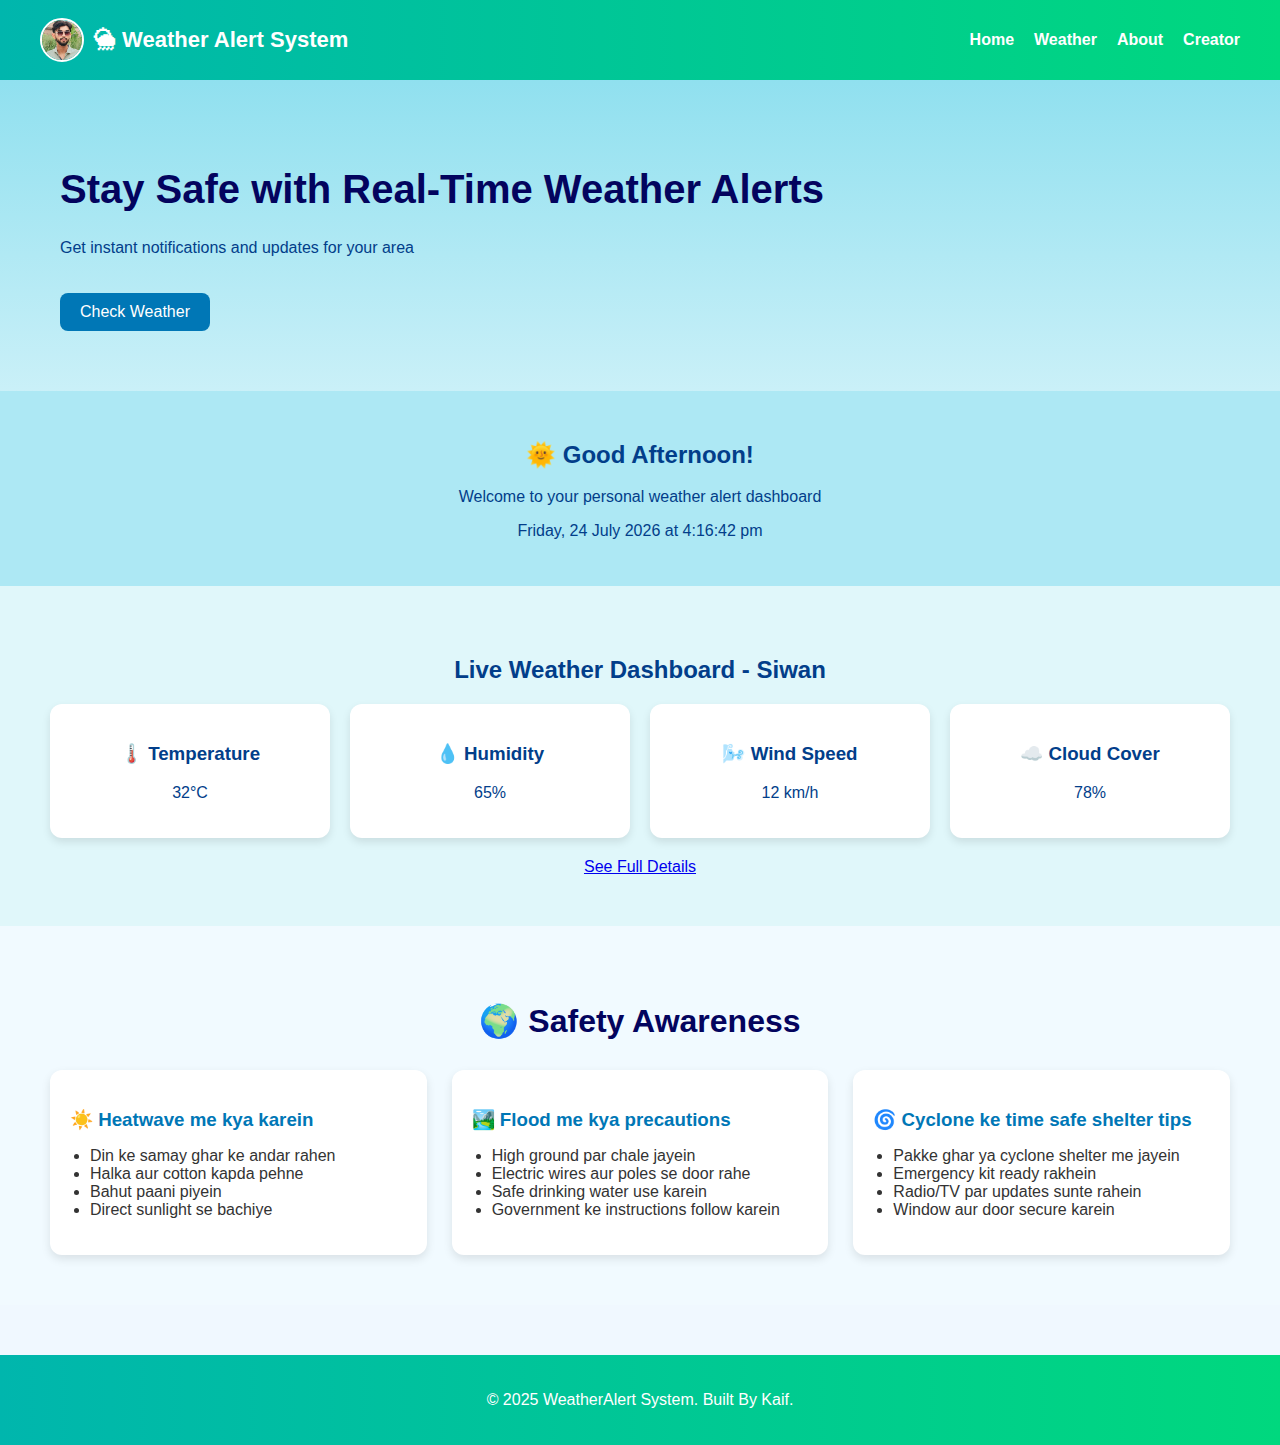
<file: index.html>
<!DOCTYPE html>
<html lang="en">

<head>
    <meta charset="UTF-8">
    <meta name="viewport" content="width=device-width, initial-scale=1.0">
    <title>🌦 Weather Alert System- Home</title>
    <link rel="stylesheet" href="./home.css">
</head>

<body>

    <nav class="navbar">
        <div class="logo-container">
            <img src="../creator/oooo.jpg" alt="Creator Photo" class="logo-img">
            <span class="logo-text">🌦 Weather Alert System</span>
        </div>

        <ul class="nav-links">
            <li><a href="./index.html">Home</a></li>
            <li><a href="../weather/weather.html">Weather</a></li>
            <li><a href="../about/about.html">About</a></li>
            <li><a href="../creator/creator.html">Creator</a> </li>
        </ul>
    </nav>



    <section class="hero">
        <div class="hero-text">
            <h1>Stay Safe with Real-Time Weather Alerts</h1>
            <p>Get instant notifications and updates for your area</p>
            <a href="../weather/weather.html" class="btn">Check Weather</a>
        </div>
        <div class="hero-img">

        </div>
    </section>


    <section class="greeting">
        <h2 id="greeting-text"></h2>
        <p>Welcome to your personal weather alert dashboard</p>
        <p id="current-date"></p>
    </section>


    <section class="weather-dashboard">
        <h2>Live Weather Dashboard - Siwan</h2>
        <div class="dashboard-cards">
            <div class="card">
                <h3>🌡️ Temperature</h3>
                <p id="temp">32°C</p>
            </div>
            <div class="card">
                <h3>💧 Humidity</h3>
                <p id="humidity">65%</p>
            </div>
            <div class="card">
                <h3>🌬️ Wind Speed</h3>
                <p id="wind">12 km/h</p>
            </div>
            <div class="card">
                <h3>☁️ Cloud Cover</h3>
                <p id="cloud">78%</p>
            </div>
        </div>

        <div class="center-btn">
            <a href="../weather/weather.html" class="btn">See Full Details</a>
        </div>
    </section>


    <section class="awareness">
        <h2>🌍 Safety Awareness</h2>
        <div class="awareness-cards">
            <div class="awareness-card">
                <h3>☀️ Heatwave me kya karein</h3>
                <ul>
                    <li>Din ke samay ghar ke andar rahen</li>
                    <li>Halka aur cotton kapda pehne</li>
                    <li>Bahut paani piyein</li>
                    <li>Direct sunlight se bachiye</li>
                </ul>
            </div>
            <div class="awareness-card">
                <h3>🏞️ Flood me kya precautions</h3>
                <ul>
                    <li>High ground par chale jayein</li>
                    <li>Electric wires aur poles se door rahe</li>
                    <li>Safe drinking water use karein</li>
                    <li>Government ke instructions follow karein</li>
                </ul>
            </div>
            <div class="awareness-card">
                <h3>🌀 Cyclone ke time safe shelter tips</h3>
                <ul>
                    <li>Pakke ghar ya cyclone shelter me jayein</li>
                    <li>Emergency kit ready rakhein</li>
                    <li>Radio/TV par updates sunte rahein</li>
                    <li>Window aur door secure karein</li>
                </ul>
            </div>
        </div>
    </section>


    <footer>
        <p>&copy; 2025 WeatherAlert System. Built By Kaif.</p>

        </div>
    </footer>

    <script src="./home.js"></script>
</body>

</html>
</file>
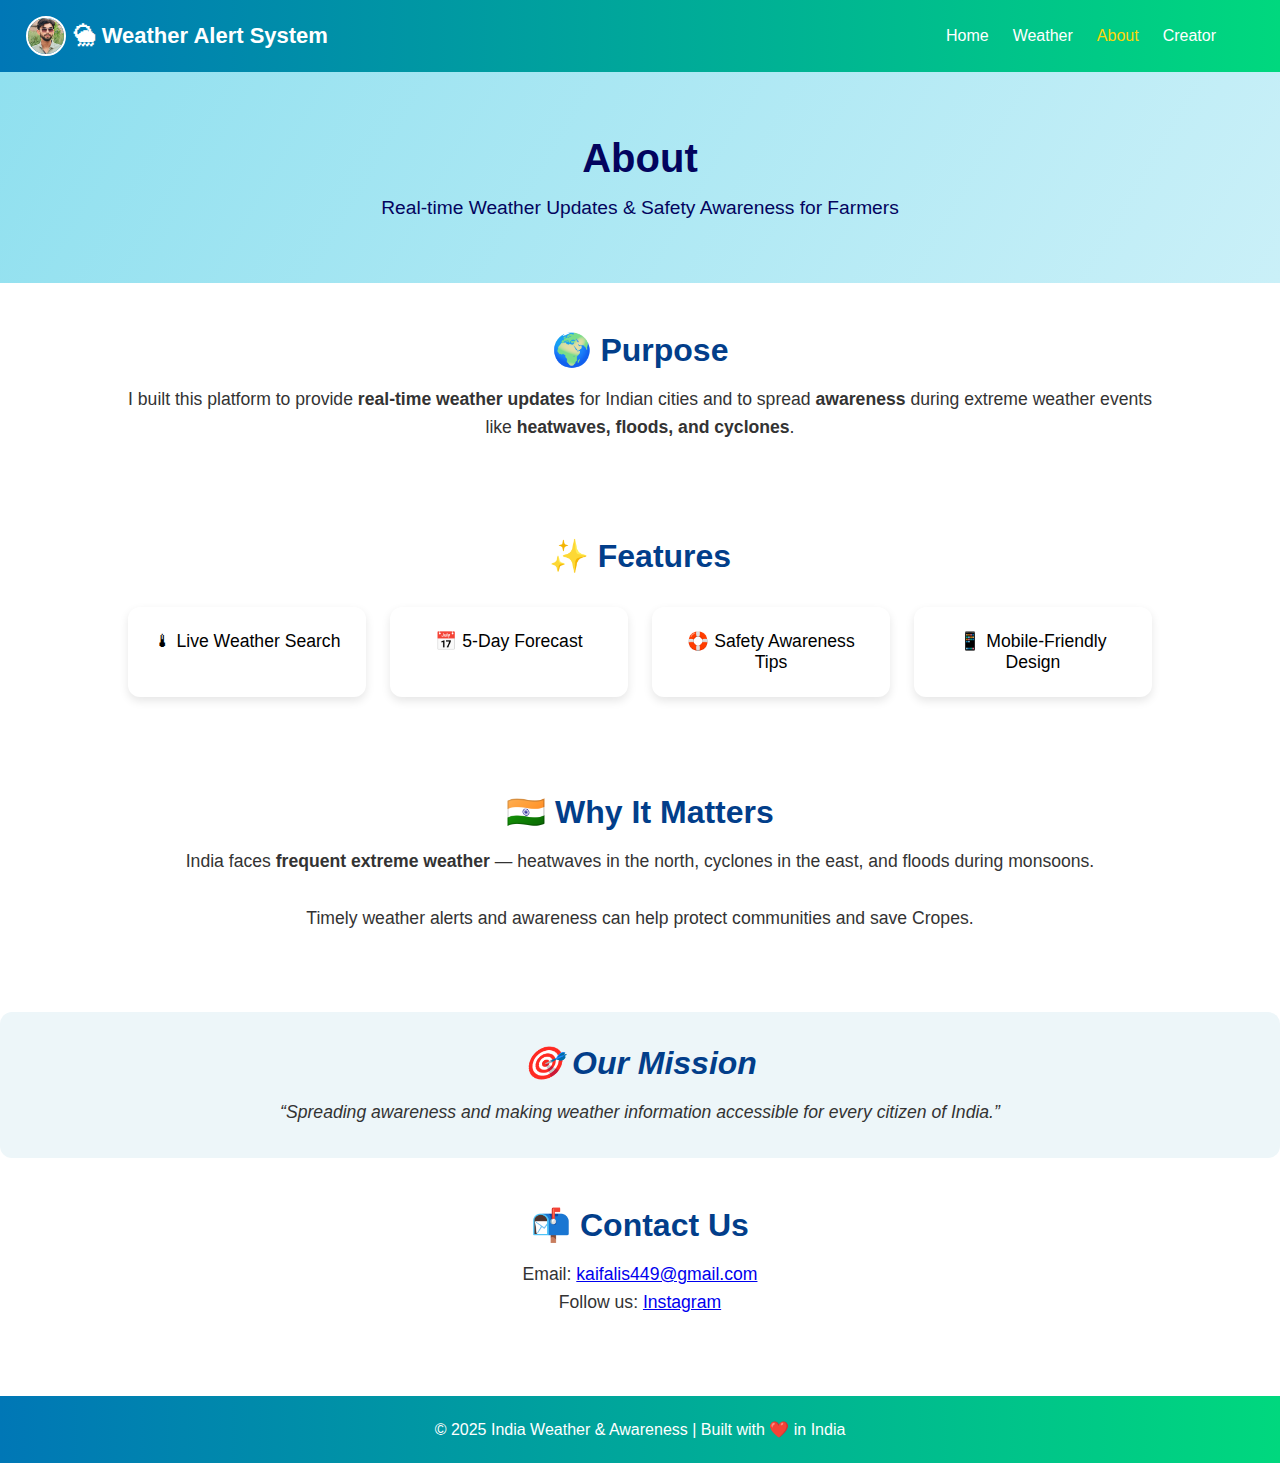
<file: about/about.html>
<!DOCTYPE html>
<html lang="en">

<head>
    <meta charset="UTF-8">
    <meta name="viewport" content="width=device-width, initial-scale=1.0">
    <title>About - Weather Update & Awareness</title>
    <link rel="stylesheet" href="./about.css">
</head>

<body>

    <nav class="navbar">
        <div class="logo-container">
            <img src="../creator/oooo.jpg" alt="Creator Photo" class="logo-img">
            <span class="logo-text">🌦 Weather Alert System</span>
        </div>

        <ul>
            <li><a href="../index.html">Home</a></li>
            <li><a href="../weather/weather.html">Weather</a></li>
            <li><a href="./about.html" class="active">About</a></li>
            <li><a href="../creator/creator.html">Creator</a> </li>

        </ul>
    </nav>


    <header class="hero">
        <h1>About </h1>
        <p>Real-time Weather Updates & Safety Awareness for Farmers</p>
    </header>


    <section class="intro">
        <h2>🌍 Purpose</h2>
        <p>
            I built this platform to provide <b>real-time weather updates</b> for Indian cities and to spread <b>awareness</b> during extreme weather events like <b>heatwaves, floods, and cyclones</b>.
        </p>
    </section>


    <section class="features">
        <h2>✨ Features</h2>
        <div class="feature-grid">
            <div class="card">🌡 Live Weather Search</div>
            <div class="card">📅 5-Day Forecast</div>
            <div class="card">🛟 Safety Awareness Tips</div>
            <div class="card">📱 Mobile-Friendly Design</div>
        </div>
    </section>


    <section class="importance">
        <h2>🇮🇳 Why It Matters</h2>
        <p>
            India faces <b>frequent extreme weather</b> — heatwaves in the north, cyclones in the east, and floods during monsoons.
            <br><br> Timely weather alerts and awareness can help protect communities and save Cropes.
        </p>
    </section>


    <section class="mission">
        <h2>🎯 Our Mission</h2>
        <p>
            “Spreading awareness and making weather information accessible for every citizen of India.”
        </p>
    </section>


    <section class="contact">
        <h2>📬 Contact Us</h2>
        <p>Email:
            <a href="mailto:info@weatherindia.com">kaifalis449@gmail.com</a> </p>
        <p>Follow us:

            <a href="https://www.instagram.com/kaif__00001?igsh=MWQ2dm80azhldTlwZw==" target="_blank">Instagram</a> </p>

    </section>


    <footer>
        <p>&copy; 2025 India Weather & Awareness | Built with ❤️ in India</p>
    </footer>
</body>

</html>
</file>
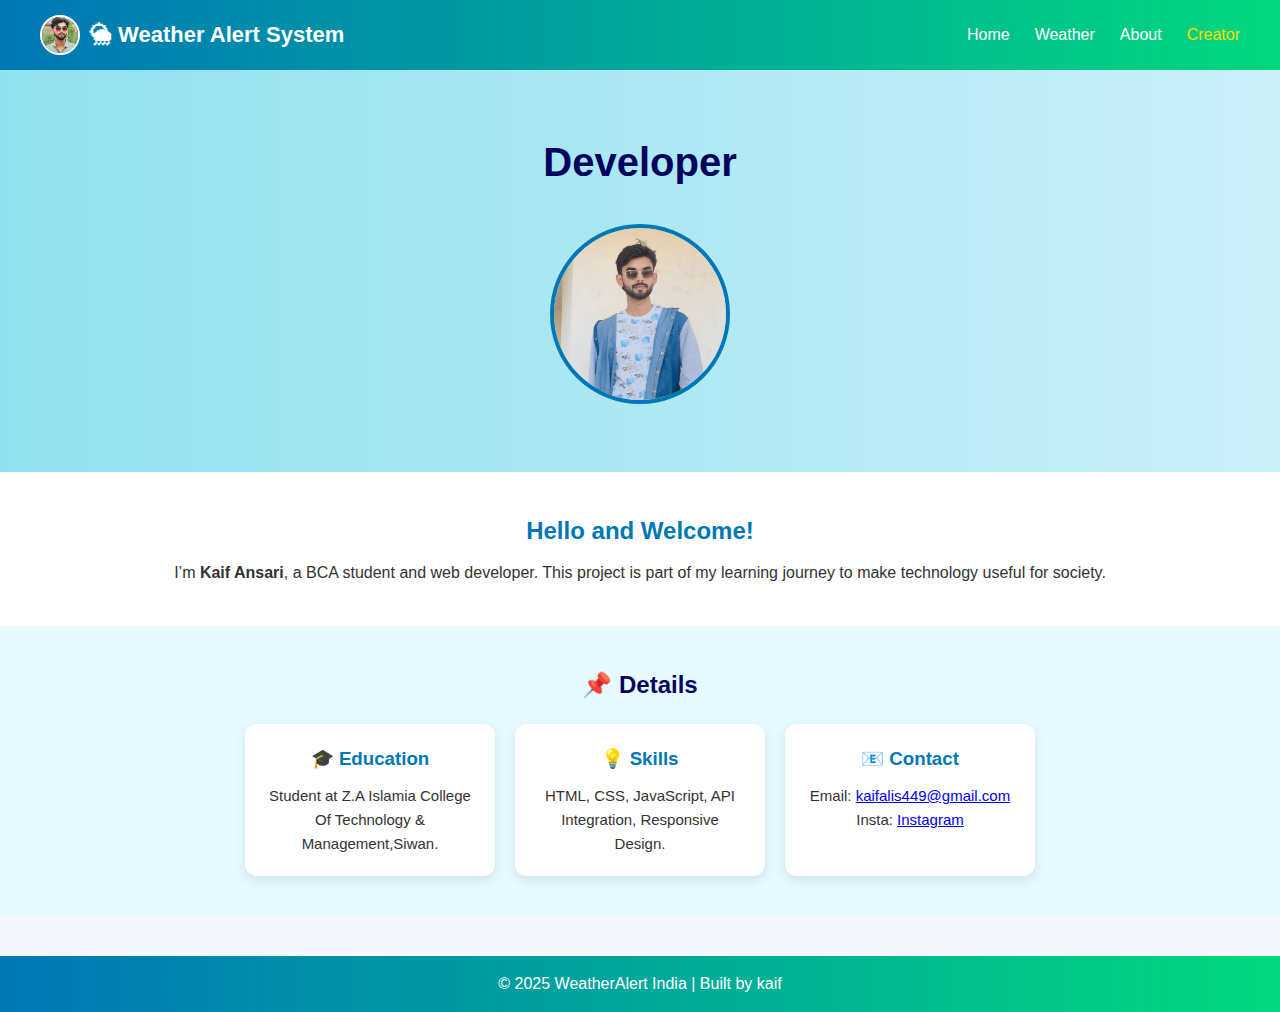
<file: creator/creator.html>
<!DOCTYPE html>
<html lang="en">

<head>
    <meta charset="UTF-8">
    <meta name="viewport" content="width=device-width, initial-scale=1.0">
    <title>WeatherAlert - Creator</title>
    <link rel="stylesheet" href="./creator.css">
</head>

<body>


    <nav class="navbar">
        <div class="logo-container">
            <img src="oooo.jpg" alt="Creator Photo" class="logo-img">
            <span class="logo-text">🌦 Weather Alert System</span>
        </div>
        <ul class="nav-links">
            <li><a href="../index.html">Home</a></li>
            <li><a href="../weather/weather.html">Weather</a></li>
            <li><a href="../about/about.html">About</a></li>
            <li><a href="./creator.html" class="active">Creator</a></li>
        </ul>
    </nav>






    <section class="hero">
        <div class="hero-content">
            <h1> Developer</h1>
            <div class="hero-image">
                <img src="kik.jpg" alt="Creator Photo">
            </div>
        </div>
    </section>


    <section class="greeting">
        <h2>Hello and Welcome!</h2>
        <p>I’m <b>Kaif Ansari</b>, a BCA student and web developer. This project is part of my learning journey to make technology useful for society.</p>
    </section>


    <section class="creator-info">
        <h2>📌 Details</h2>
        <div class="info-cards">
            <div class="card">
                <h3>🎓 Education</h3>
                <p>Student at Z.A Islamia College Of Technology & Management,Siwan.</p>
            </div>
            <div class="card">
                <h3>💡 Skills</h3>
                <p>HTML, CSS, JavaScript, API Integration, Responsive Design.</p>
            </div>
            <div class="card">
                <h3>📧 Contact</h3>
                <p>Email:

                    <a href="mailto:info@weatherindia.com">kaifalis449@gmail.com</a> </p>
                <p>Insta:
                    <a href="https://www.instagram.com/kaif__00001?igsh=MWQ2dm80azhldTlwZw==" target="_blank">Instagram</a> </p>
            </div>
        </div>
    </section>


    <footer>
        <p>&copy; 2025 WeatherAlert India | Built by kaif </p>
    </footer>

</body>

</html>
</file>
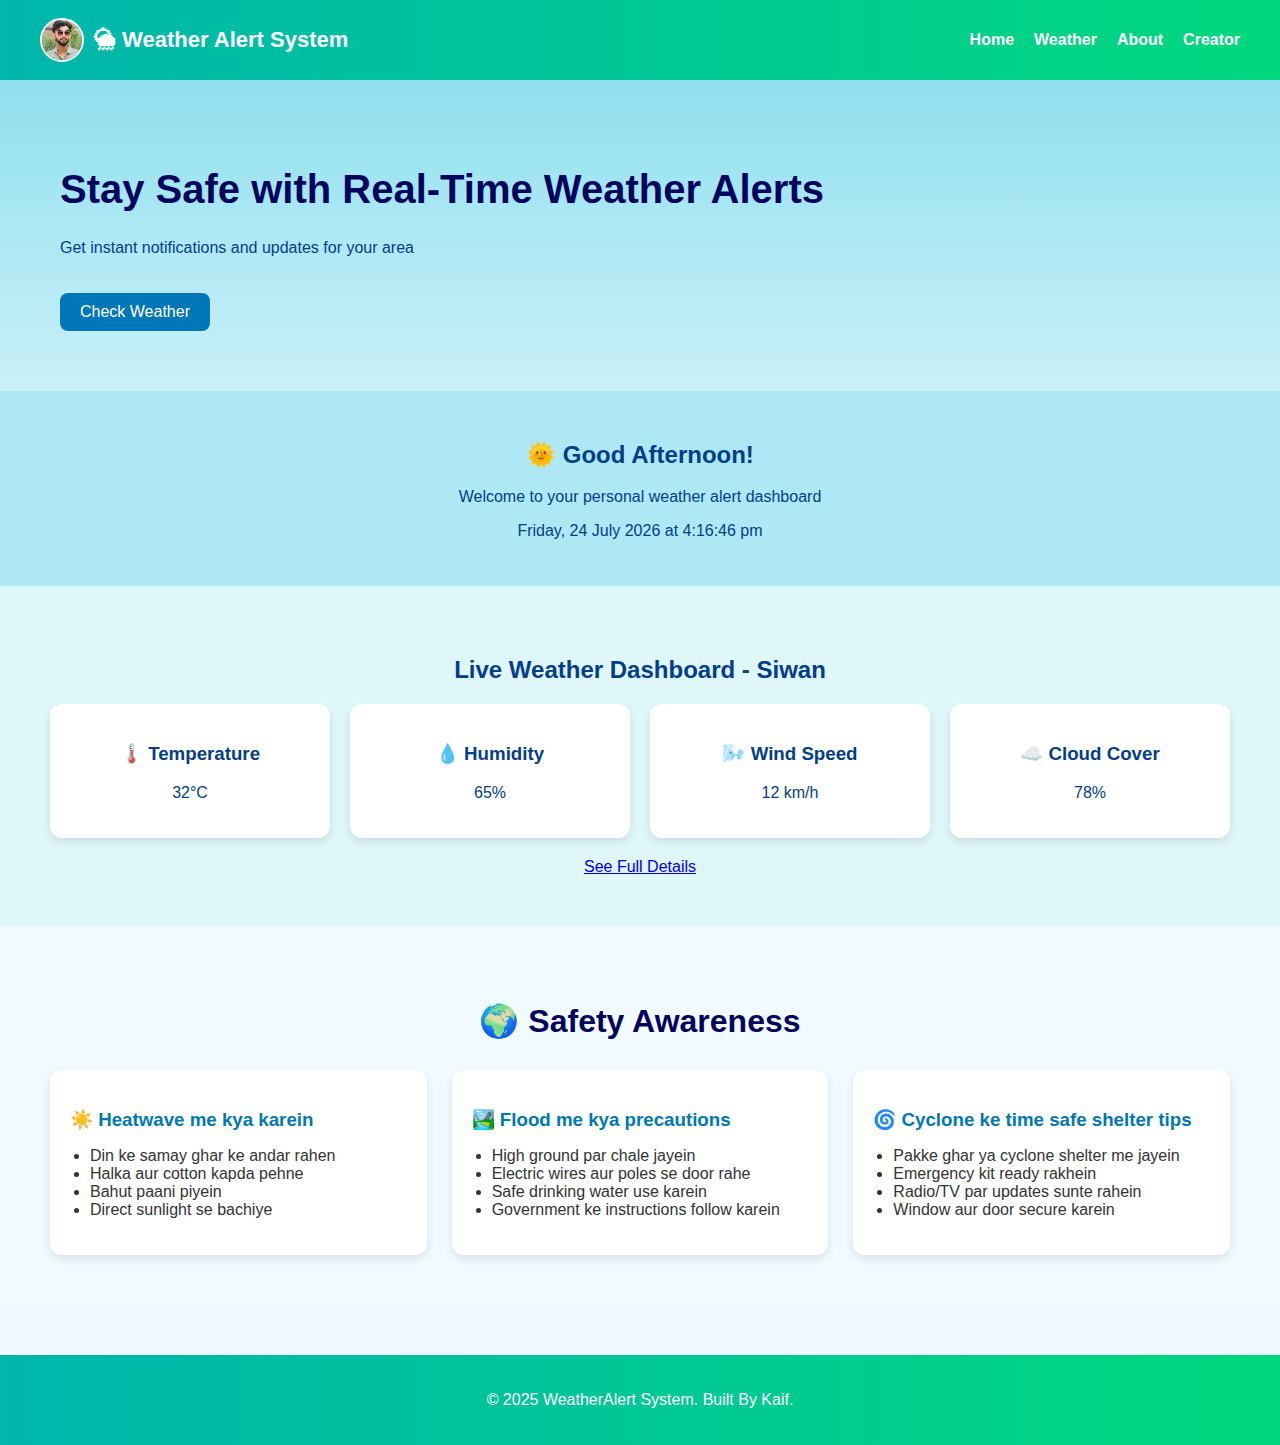
<file: home/home.html>
<!DOCTYPE html>
<html lang="en">

<head>
    <meta charset="UTF-8">
    <meta name="viewport" content="width=device-width, initial-scale=1.0">
    <title>🌦 Weather Alert System- Home</title>
    <link rel="stylesheet" href="./home.css">
</head>

<body>

    <nav class="navbar">
        <div class="logo-container">
            <img src="../creator/oooo.jpg" alt="Creator Photo" class="logo-img">
            <span class="logo-text">🌦 Weather Alert System</span>
        </div>

        <ul class="nav-links">
            <li><a href="./home.html">Home</a></li>
            <li><a href="../weather/weather.html">Weather</a></li>
            <li><a href="../about/about.html">About</a></li>
            <li><a href="../creator/creator.html">Creator</a> </li>
        </ul>
    </nav>



    <section class="hero">
        <div class="hero-text">
            <h1>Stay Safe with Real-Time Weather Alerts</h1>
            <p>Get instant notifications and updates for your area</p>
            <a href="../weather/weather.html" class="btn">Check Weather</a>
        </div>
        <div class="hero-img">

        </div>
    </section>


    <section class="greeting">
        <h2 id="greeting-text"></h2>
        <p>Welcome to your personal weather alert dashboard</p>
        <p id="current-date"></p>
    </section>


    <section class="weather-dashboard">
        <h2>Live Weather Dashboard - Siwan</h2>
        <div class="dashboard-cards">
            <div class="card">
                <h3>🌡️ Temperature</h3>
                <p id="temp">32°C</p>
            </div>
            <div class="card">
                <h3>💧 Humidity</h3>
                <p id="humidity">65%</p>
            </div>
            <div class="card">
                <h3>🌬️ Wind Speed</h3>
                <p id="wind">12 km/h</p>
            </div>
            <div class="card">
                <h3>☁️ Cloud Cover</h3>
                <p id="cloud">78%</p>
            </div>
        </div>

        <div class="center-btn">
            <a href="../weather/weather.html" class="btn">See Full Details</a>
        </div>
    </section>


    <section class="awareness">
        <h2>🌍 Safety Awareness</h2>
        <div class="awareness-cards">
            <div class="awareness-card">
                <h3>☀️ Heatwave me kya karein</h3>
                <ul>
                    <li>Din ke samay ghar ke andar rahen</li>
                    <li>Halka aur cotton kapda pehne</li>
                    <li>Bahut paani piyein</li>
                    <li>Direct sunlight se bachiye</li>
                </ul>
            </div>
            <div class="awareness-card">
                <h3>🏞️ Flood me kya precautions</h3>
                <ul>
                    <li>High ground par chale jayein</li>
                    <li>Electric wires aur poles se door rahe</li>
                    <li>Safe drinking water use karein</li>
                    <li>Government ke instructions follow karein</li>
                </ul>
            </div>
            <div class="awareness-card">
                <h3>🌀 Cyclone ke time safe shelter tips</h3>
                <ul>
                    <li>Pakke ghar ya cyclone shelter me jayein</li>
                    <li>Emergency kit ready rakhein</li>
                    <li>Radio/TV par updates sunte rahein</li>
                    <li>Window aur door secure karein</li>
                </ul>
            </div>
        </div>
    </section>


    <footer>
        <p>&copy; 2025 WeatherAlert System. Built By Kaif.</p>

        </div>
    </footer>

    <script src="./home.js"></script>
</body>

</html>
</file>
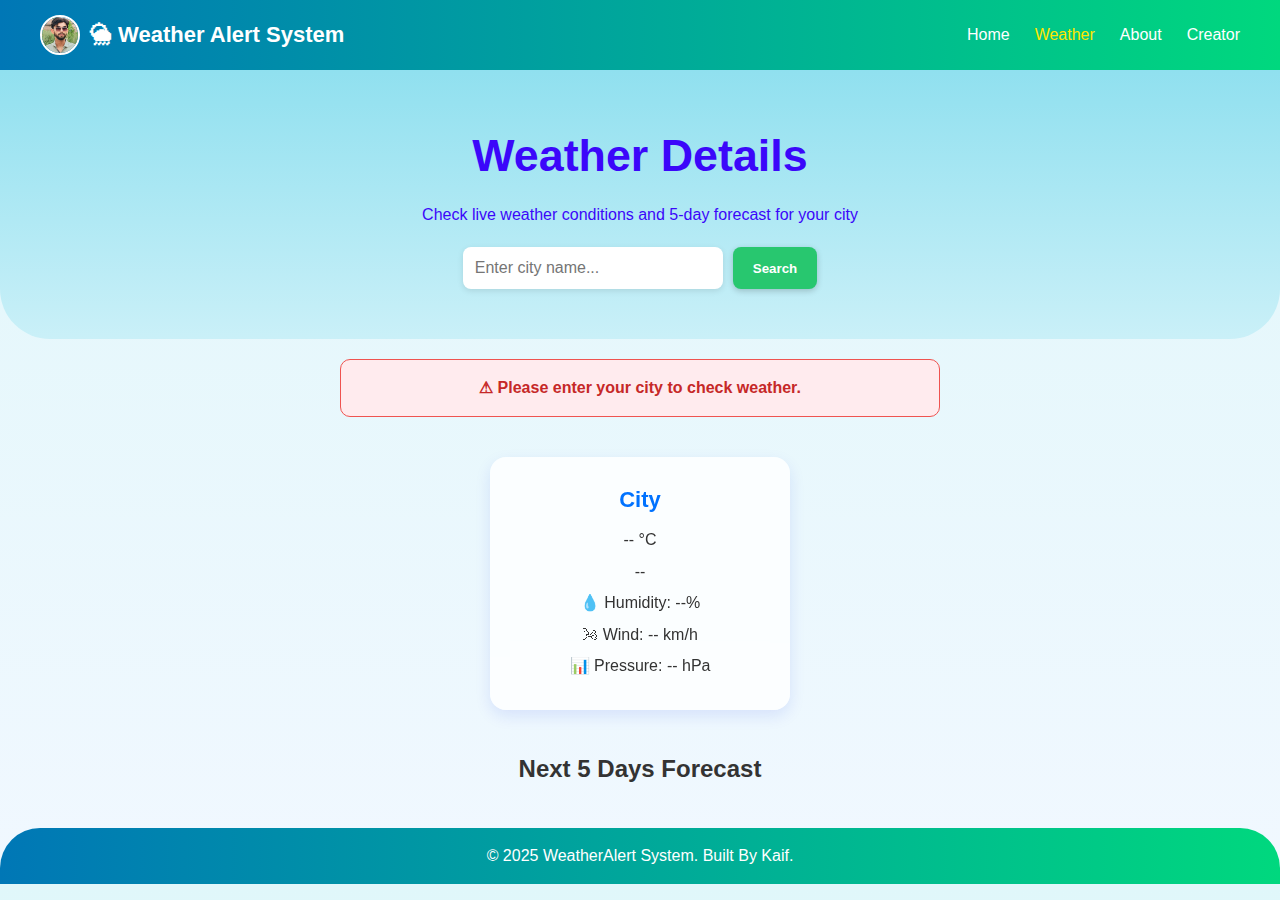
<file: weather/weather.html>
<!DOCTYPE html>
<html lang="en">

<head>
    <meta charset="UTF-8">
    <meta name="viewport" content="width=device-width, initial-scale=1.0">
    <title>WeatherAlert India - Weather</title>
    <link rel="stylesheet" href="./weather.css">
</head>

<body>


    <nav class="navbar">
        <div class="logo-container">
            <img src="../creator/oooo.jpg" alt="Creator Photo" class="logo-img">
            <span class="logo-text">🌦 Weather Alert System</span>
        </div>

        <ul class="nav-links">
            <li><a href="../index.html">Home</a></li>
            <li><a href="./weather.html" class="active">Weather</a></li>
            <li><a href="../about/about.html">About</a></li>
            <li><a href="../creator/creator.html">Creator</a> </li>
        </ul>
    </nav>


    <header class="header">
        <h1>Weather Details</h1>
        <p>Check live weather conditions and 5-day forecast for your city</p>
        <div class="search-bar">
            <input type="text" id="cityInput" placeholder="Enter city name...">
            <button id="searchBtn">Search</button>
        </div>
    </header>


    <section>
        <div id="alertBox" class="alert-box">
            Enter a city to see weather alerts.
        </div>
    </section>


    <section class="current-weather">
        <div class="weather-card">
            <h2 id="cityName">City</h2>
            <p id="temperature">-- °C</p>
            <p id="condition">--</p>
            <p id="humidity">💧 Humidity: --%</p>
            <p id="wind">🌬 Wind: -- km/h</p>
            <p id="pressure">📊 Pressure: -- hPa</p>
        </div>
    </section>


    <section class="forecast">
        <h2>Next 5 Days Forecast</h2>
        <div class="forecast-cards" id="forecast"></div>
    </section>


    <footer>
        <p>&copy; 2025 WeatherAlert System. Built By Kaif.</p>
    </footer>


    <script src="./weather.js"></script>
</body>

</html>
</file>
<file: home.css>
body {
    margin: 0;
    font-family: Arial, sans-serif;
    background: #f0f8ff;
    color: #023e8a;
}

.navbar {
    display: flex;
    justify-content: space-between;
    align-items: center;
    padding: 15px 40px;
    background: linear-gradient(90deg, #00b6ad, #00d87e);
    color: white;
    position: sticky;
    top: 0;
}

.nav-links {
    list-style: none;
    display: flex;
    gap: 20px;
}

.nav-links li a {
    text-decoration: none;
    color: white;
    font-weight: bold;
}

.hero {
    display: flex;
    justify-content: space-between;
    align-items: center;
    padding: 60px;
    background: linear-gradient(180deg, #90e0ef, #caf0f8);
}

.hero-text h1 {
    font-size: 2.5rem;
    color: #03045e;
}

.hero .btn {
    display: inline-block;
    padding: 10px 20px;
    background: #0077b6;
    color: white;
    text-decoration: none;
    border-radius: 8px;
    margin-top: 20px;
    transition: 0.3s;
}

.hero .btn:hover {
    background: #023e8a;
}

.greeting {
    text-align: center;
    padding: 30px;
    background: #ade8f4;
}

.weather-dashboard {
    padding: 50px;
    text-align: center;
    background: #e0f7fa;
}

.dashboard-cards {
    display: grid;
    grid-template-columns: repeat(auto-fit, minmax(200px, 1fr));
    gap: 20px;
    margin: 20px 0;
}

.card {
    background: white;
    padding: 20px;
    border-radius: 12px;
    box-shadow: 0 4px 8px rgba(0, 0, 0, 0.1);
    transition: transform 0.2s;
}

.card:hover {
    transform: translateY(-5px);
}

.center-btn {
    margin-top: 20px;
}

.awareness {
    padding: 50px;
    background: #f1faff;
    text-align: center;
}

.awareness h2 {
    margin-bottom: 30px;
    font-size: 2rem;
    color: #03045e;
}

.awareness-cards {
    display: grid;
    grid-template-columns: repeat(auto-fit, minmax(250px, 1fr));
    gap: 25px;
}

.awareness-card {
    background: white;
    padding: 20px;
    border-radius: 12px;
    box-shadow: 0 4px 10px rgba(0, 0, 0, 0.1);
    text-align: left;
    transition: transform 0.3s ease-in-out;
}

.awareness-card:hover {
    transform: scale(1.05);
}

.awareness-card h3 {
    margin-bottom: 10px;
    color: #0077b6;
}

.awareness-card ul {
    padding-left: 20px;
    color: #333;
}

footer {
    text-align: center;
    padding: 20px;
    background: linear-gradient(90deg, #00b6ad, #00d87e);
    color: white;
    margin-top: 50px;
}

.logo-container {
    display: flex;
    align-items: center;
    gap: 10px;
}

.logo-img {
    width: 40px;
    height: 40px;
    border-radius: 50%;
    border: 2px solid white;
    object-fit: cover;
}

.logo-text {
    font-size: 22px;
    font-weight: bold;
    color: white;
}
</file>
<file: about/about.css>
* {
    margin: 0;
    padding: 0;
    box-sizing: border-box;
    font-family: "Segoe UI", Arial, sans-serif;
}

.navbar {
    display: flex;
    justify-content: space-between;
    align-items: center;
    background: linear-gradient(90deg, #0077b6, #00d87e);
    padding: 1rem 5% 1rem 2%;
    position: sticky;
    top: 0;
    z-index: 1000;
}

.navbar .logo {
    color: white;
    font-size: 1.5rem;
    font-weight: bold;
}

.navbar ul {
    list-style: none;
    display: flex;
    gap: 1.5rem;
}

.navbar ul li a {
    color: white;
    text-decoration: none;
    font-size: 1rem;
    font-weight: 500;
    transition: color 0.3s;
}

.navbar ul li a:hover,
.navbar ul li a.active {
    color: #ffd60a;
}

.hero {
    text-align: center;
    padding: 4rem 2rem;
    background: linear-gradient(120deg, #90e0ef, #caf0f8);
    color: #03045e;
}

.hero h1 {
    font-size: 2.5rem;
    margin-bottom: 1rem;
}

.hero p {
    font-size: 1.2rem;
}

section {
    padding: 3rem 10%;
    text-align: center;
}

section h2 {
    font-size: 2rem;
    margin-bottom: 1rem;
    color: #023e8a;
}

section p {
    font-size: 1.1rem;
    color: #333;
    line-height: 1.6;
}

.features .feature-grid {
    display: grid;
    grid-template-columns: repeat(auto-fit, minmax(200px, 1fr));
    gap: 1.5rem;
    margin-top: 2rem;
}

.features .card {
    background: white;
    padding: 1.5rem;
    border-radius: 12px;
    box-shadow: 0 4px 10px rgba(0, 0, 0, 0.1);
    transition: transform 0.3s, box-shadow 0.3s;
    font-size: 1.1rem;
}

.features .card:hover {
    transform: translateY(-8px);
    box-shadow: 0 6px 15px rgba(0, 0, 0, 0.15);
}

.mission {
    background: #edf6f9;
    border-radius: 12px;
    padding: 2rem;
    margin-top: 2rem;
    font-style: italic;
}

footer {
    text-align: center;
    padding: 1.5rem;
    background: linear-gradient(90deg, #0077b6, #00d87e);
    color: white;
    margin-top: 2rem;
}

.logo-container {
    display: flex;
    align-items: center;
    gap: 8px;
}

.logo-img {
    width: 40px;
    height: 40px;
    border-radius: 50%;
    border: 2px solid white;
    object-fit: cover;
}

.logo-text {
    font-size: 22px;
    font-weight: bold;
    color: white;
}
</file>
<file: creator/creator.css>
* {
    margin: 0;
    padding: 0;
    box-sizing: border-box;
    font-family: "Segoe UI", Tahoma, Geneva, Verdana, sans-serif;
}

body {
    background: #f4f7fb;
    color: #333;
    line-height: 1.6;
}

.navbar {
    display: flex;
    justify-content: space-between;
    align-items: center;
    background: linear-gradient(90deg, #0077b6, #00d87e);
    padding: 15px 40px;
    color: white;
}

.logo {
    font-size: 22px;
    font-weight: bold;
}

.nav-links {
    list-style: none;
    display: flex;
    gap: 25px;
}

.nav-links a {
    color: white;
    text-decoration: none;
    font-weight: 500;
    transition: 0.3s;
}

.nav-links a:hover,
.nav-links a.active {
    color: #ffdd00;
}

.hero {
    display: flex;
    justify-content: center;
    align-items: center;
    padding: 60px 20px;
    background: linear-gradient(to right, #90e0ef, #caf0f8);
    text-align: center;
}

.hero-content {
    max-width: 600px;
}

.hero-content h1 {
    font-size: 2.5rem;
    margin-bottom: 15px;
    color: #03045e;
}

.hero-content p {
    font-size: 1.2rem;
    color: #023e8a;
    margin-bottom: 20px;
}

.hero-image img {
    width: 180px;
    height: 180px;
    border-radius: 50%;
    object-fit: cover;
    border: 4px solid #0077b6;
    margin-top: 15px;
}

.greeting {
    text-align: center;
    padding: 40px 20px;
    background: #ffffff;
}

.greeting h2 {
    margin-bottom: 10px;
    color: #0077b6;
}

.creator-info {
    padding: 40px 20px;
    background: #e6faff;
    text-align: center;
}

.creator-info h2 {
    margin-bottom: 20px;
    color: #03045e;
}

.info-cards {
    display: flex;
    justify-content: center;
    gap: 20px;
    flex-wrap: wrap;
}

.card {
    background: #ffffff;
    padding: 20px;
    border-radius: 12px;
    box-shadow: 0 4px 12px rgba(0, 0, 0, 0.1);
    width: 250px;
    transition: transform 0.3s;
}

.card:hover {
    transform: translateY(-5px);
}

.card h3 {
    margin-bottom: 10px;
    color: #0077b6;
}

.card p {
    color: #333;
    font-size: 15px;
}

.logo-container {
    display: flex;
    align-items: center;
    gap: 10px;
}

.logo-img {
    width: 40px;
    height: 40px;
    border-radius: 50%;
    border: 2px solid white;
    object-fit: cover;
}

.logo-text {
    font-size: 22px;
    font-weight: bold;
    color: white;
}

footer {
    background: linear-gradient(90deg, #0077b6, #00d87e);
    color: white;
    text-align: center;
    /* ✅ Center align */
    padding: 15px;
    margin-top: 40px;
}
</file>
<file: home/home.css>
body {
    margin: 0;
    font-family: Arial, sans-serif;
    background: #f0f8ff;
    color: #023e8a;
}

.navbar {
    display: flex;
    justify-content: space-between;
    align-items: center;
    padding: 15px 40px;
    background: linear-gradient(90deg, #00b6ad, #00d87e);
    color: white;
    position: sticky;
    top: 0;
}

.nav-links {
    list-style: none;
    display: flex;
    gap: 20px;
}

.nav-links li a {
    text-decoration: none;
    color: white;
    font-weight: bold;
}

.hero {
    display: flex;
    justify-content: space-between;
    align-items: center;
    padding: 60px;
    background: linear-gradient(180deg, #90e0ef, #caf0f8);
}

.hero-text h1 {
    font-size: 2.5rem;
    color: #03045e;
}

.hero .btn {
    display: inline-block;
    padding: 10px 20px;
    background: #0077b6;
    color: white;
    text-decoration: none;
    border-radius: 8px;
    margin-top: 20px;
    transition: 0.3s;
}

.hero .btn:hover {
    background: #023e8a;
}

.greeting {
    text-align: center;
    padding: 30px;
    background: #ade8f4;
}

.weather-dashboard {
    padding: 50px;
    text-align: center;
    background: #e0f7fa;
}

.dashboard-cards {
    display: grid;
    grid-template-columns: repeat(auto-fit, minmax(200px, 1fr));
    gap: 20px;
    margin: 20px 0;
}

.card {
    background: white;
    padding: 20px;
    border-radius: 12px;
    box-shadow: 0 4px 8px rgba(0, 0, 0, 0.1);
    transition: transform 0.2s;
}

.card:hover {
    transform: translateY(-5px);
}

.center-btn {
    margin-top: 20px;
}

.awareness {
    padding: 50px;
    background: #f1faff;
    text-align: center;
}

.awareness h2 {
    margin-bottom: 30px;
    font-size: 2rem;
    color: #03045e;
}

.awareness-cards {
    display: grid;
    grid-template-columns: repeat(auto-fit, minmax(250px, 1fr));
    gap: 25px;
}

.awareness-card {
    background: white;
    padding: 20px;
    border-radius: 12px;
    box-shadow: 0 4px 10px rgba(0, 0, 0, 0.1);
    text-align: left;
    transition: transform 0.3s ease-in-out;
}

.awareness-card:hover {
    transform: scale(1.05);
}

.awareness-card h3 {
    margin-bottom: 10px;
    color: #0077b6;
}

.awareness-card ul {
    padding-left: 20px;
    color: #333;
}

footer {
    text-align: center;
    padding: 20px;
    background: linear-gradient(90deg, #00b6ad, #00d87e);
    color: white;
    margin-top: 50px;
}

.logo-container {
    display: flex;
    align-items: center;
    gap: 10px;
}

.logo-img {
    width: 40px;
    height: 40px;
    border-radius: 50%;
    border: 2px solid white;
    object-fit: cover;
}

.logo-text {
    font-size: 22px;
    font-weight: bold;
    color: white;
}
</file>
<file: weather/weather.css>
* {
    margin: 0;
    padding: 0;
    box-sizing: border-box;
    font-family: "Poppins", sans-serif;
}

body {
    background: linear-gradient(to bottom, #e0f7fa, #f1f8ff);
    color: #333;
    line-height: 1.6;
}

.navbar {
    display: flex;
    justify-content: space-between;
    align-items: center;
    background: linear-gradient(90deg, #0077b6, #00d87e);
    padding: 15px 40px;
    color: white;
    box-shadow: 0 3px 10px rgba(0, 0, 0, 0.1);
}

.logo {
    font-size: 24px;
    font-weight: 700;
}

.nav-links {
    list-style: none;
    display: flex;
    gap: 25px;
}

.nav-links a {
    color: white;
    text-decoration: none;
    font-weight: 500;
    transition: 0.3s;
}

.nav-links a:hover,
.nav-links a.active {
    color: #ffe600;
}

.header {
    text-align: center;
    padding: 50px 20px;
    background: linear-gradient(180deg, #90e0ef, #caf0f8);
    color: rgb(59, 7, 250);
    border-bottom-left-radius: 50px;
    border-bottom-right-radius: 50px;
}

.header h1 {
    font-size: 2.8rem;
    margin-bottom: 10px;
    font-weight: 700;
}

.search-bar {
    margin-top: 20px;
    display: flex;
    justify-content: center;
    gap: 10px;
}

.search-bar input {
    padding: 12px;
    width: 260px;
    border-radius: 8px;
    border: none;
    outline: none;
    font-size: 16px;
    box-shadow: 0 2px 6px rgba(0, 0, 0, 0.1);
}

.search-bar button {
    padding: 12px 20px;
    border: none;
    background: #28c76f;
    color: white;
    font-weight: bold;
    border-radius: 8px;
    cursor: pointer;
    transition: 0.3s;
    box-shadow: 0 2px 6px rgba(0, 0, 0, 0.2);
}

.search-bar button:hover {
    background: #22b463;
}

.alert-box {
    margin: 20px auto;
    max-width: 600px;
    padding: 15px;
    border-radius: 10px;
    text-align: center;
    font-weight: bold;
}

.alert-danger {
    background: #ffebee;
    color: #c62828;
    border: 1px solid #ef5350;
}

.alert-safe {
    background: #e8f5e9;
    color: #2e7d32;
    border: 1px solid #66bb6a;
}

.current-weather {
    display: flex;
    justify-content: center;
    margin: 40px 0;
}

.weather-card {
    background: rgba(255, 255, 255, 0.8);
    padding: 25px;
    border-radius: 16px;
    box-shadow: 0 6px 16px rgba(7, 40, 227, 0.1);
    text-align: center;
    width: 300px;
    backdrop-filter: blur(8px);
}

.weather-card h2 {
    margin-bottom: 10px;
    font-size: 22px;
    color: #0072ff;
}

.weather-card p {
    font-size: 16px;
    margin: 6px 0;
}

.forecast {
    text-align: center;
    margin: 40px 0;
}

.forecast h3 {
    font-size: 22px;
    font-weight: 600;
    margin-bottom: 20px;
}

.forecast-cards {
    display: flex;
    justify-content: center;
    gap: 15px;
    flex-wrap: wrap;
}

.forecast-card {
    background: #ffffff;
    padding: 18px;
    border-radius: 12px;
    box-shadow: 0 4px 12px rgba(168, 8, 8, 0.1);
    width: 120px;
    transition: all 0.3s ease;
}

.forecast-card:hover {
    transform: translateY(-6px) scale(1.05);
    background: linear-gradient(135deg, #00c6ff, #0072ff);
    color: rgb(254, 254, 254);
}

.forecast-card h4 {
    margin-bottom: 8px;
    font-size: 16px;
    font-weight: 600;
}

footer {
    background: linear-gradient(90deg, #0077b6, #00d87e);
    color: white;
    text-align: center;
    padding: 15px;
    margin-top: 40px;
    border-top-left-radius: 40px;
    border-top-right-radius: 40px;
}

.logo-container {
    display: flex;
    align-items: center;
    gap: 10px;
}

.logo-img {
    width: 40px;
    height: 40px;
    border-radius: 50%;
    border: 2px solid white;
    object-fit: cover;
}

.logo-text {
    font-size: 22px;
    font-weight: bold;
    color: white;
}
</file>
